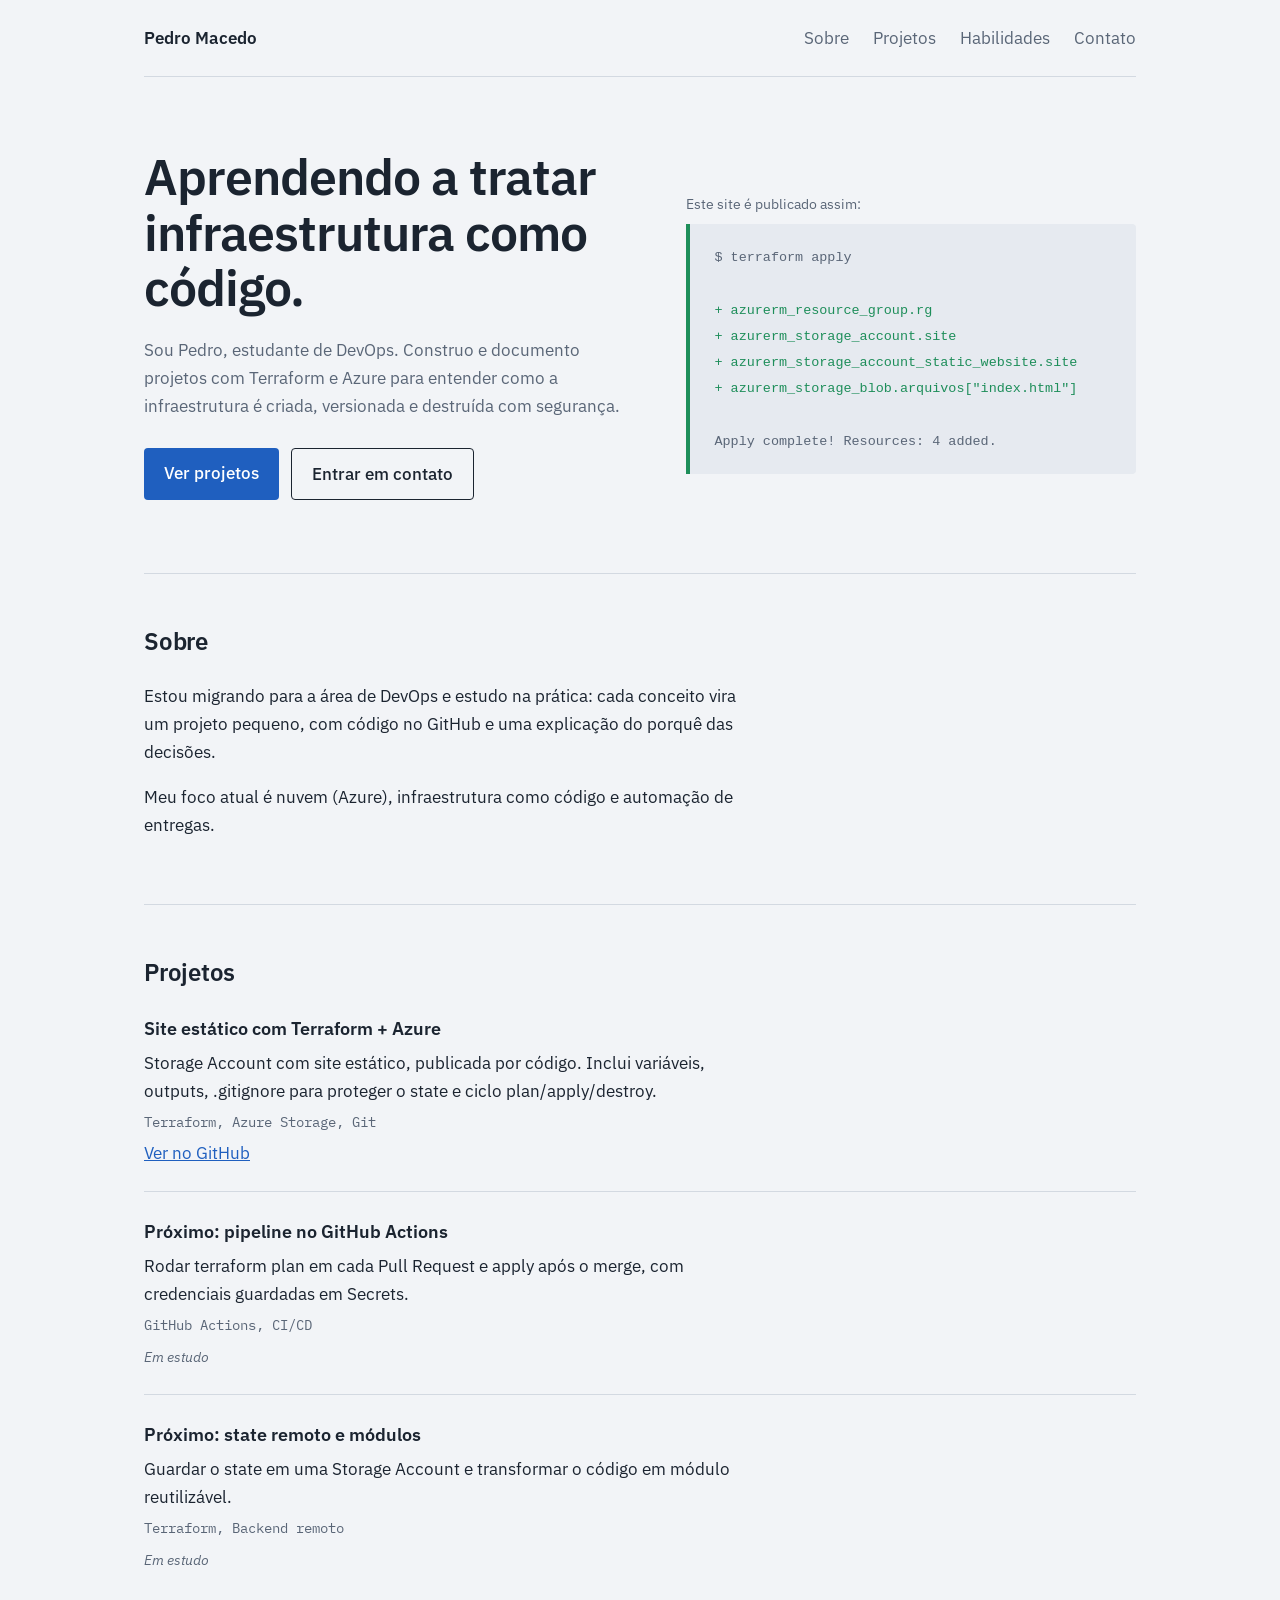
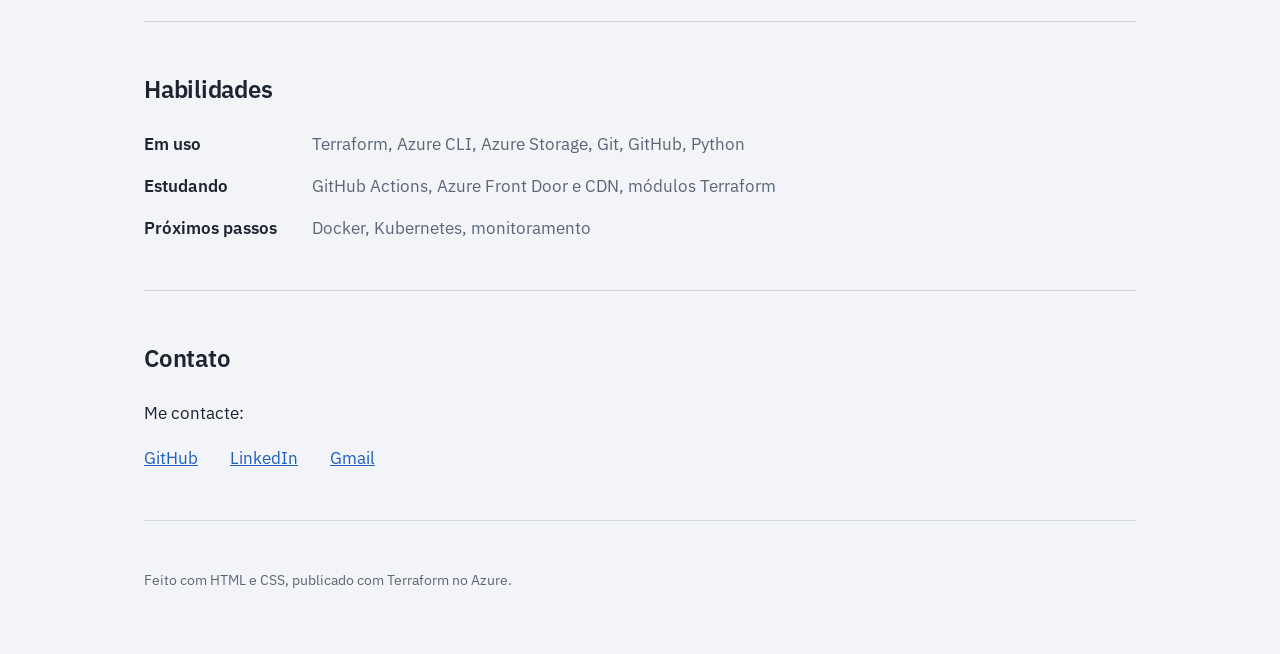
<file: site/index.html>
<!DOCTYPE html>
<html lang="pt-BR">
<head>
  <meta charset="UTF-8">
  <meta name="viewport" content="width=device-width, initial-scale=1">
  <title>Pedro Macedo | Portfólio</title>
  <meta name="description" content="Portfólio de estudos em DevOps: Terraform, Azure e automação.">
  <link rel="preconnect" href="https://fonts.googleapis.com">
  <link rel="preconnect" href="https://fonts.gstatic.com" crossorigin>
  <link href="https://fonts.googleapis.com/css2?family=IBM+Plex+Mono:wght@400;500&family=IBM+Plex+Sans:wght@400;500;600&display=swap" rel="stylesheet">
  <link rel="stylesheet" href="style.css">
</head>
<body>
  <header class="topo">
    <a class="marca" href="#inicio">Pedro Macedo</a>
    <nav aria-label="Principal">
      <a href="#sobre">Sobre</a>
      <a href="#projetos">Projetos</a>
      <a href="#habilidades">Habilidades</a>
      <a href="#contato">Contato</a>
    </nav>
  </header>

  <main>
    <section class="hero" id="inicio">
      <div class="hero-texto">
        <h1>Aprendendo a tratar infraestrutura como código.</h1>
        <p>Sou Pedro, estudante de DevOps. Construo e documento projetos com Terraform e Azure para entender como a infraestrutura é criada, versionada e destruída com segurança.</p>
        <p class="acoes">
          <a class="botao" href="#projetos">Ver projetos</a>
          <a class="botao-sec" href="#contato">Entrar em contato</a>
        </p>
      </div>

      <figure class="plan">
        <figcaption>Este site é publicado assim:</figcaption>
<pre><code><span class="mut">$ terraform apply</span>

<span class="add">+ azurerm_resource_group.rg</span>
<span class="add">+ azurerm_storage_account.site</span>
<span class="add">+ azurerm_storage_account_static_website.site</span>
<span class="add">+ azurerm_storage_blob.arquivos["index.html"]</span>

<span class="mut">Apply complete! Resources: 4 added.</span></code></pre>
      </figure>
    </section>

    <section id="sobre">
      <h2>Sobre</h2>
      <p>Estou migrando para a área de DevOps e estudo na prática: cada conceito vira um projeto pequeno, com código no GitHub e uma explicação do porquê das decisões.</p>
      <p>Meu foco atual é nuvem (Azure), infraestrutura como código e automação de entregas.</p>
    </section>

    <section id="projetos">
      <h2>Projetos</h2>
      <ul class="lista">
        <li>
          <h3>Site estático com Terraform + Azure</h3>
          <p>Storage Account com site estático, publicada por código. Inclui variáveis, outputs, .gitignore para proteger o state e ciclo plan/apply/destroy.</p>
          <p class="tags">Terraform, Azure Storage, Git</p>
          <a href="https://github.com/PHMac20XX2/static">Ver no GitHub</a>
        </li>
        <li>
          <h3>Próximo: pipeline no GitHub Actions</h3>
          <p>Rodar terraform plan em cada Pull Request e apply após o merge, com credenciais guardadas em Secrets.</p>
          <p class="tags">GitHub Actions, CI/CD</p>
          <span class="status">Em estudo</span>
        </li>
        <li>
          <h3>Próximo: state remoto e módulos</h3>
          <p>Guardar o state em uma Storage Account e transformar o código em módulo reutilizável.</p>
          <p class="tags">Terraform, Backend remoto</p>
          <span class="status">Em estudo</span>
        </li>
      </ul>
    </section>

    <section id="habilidades">
      <h2>Habilidades</h2>
      <dl class="skills">
        <dt>Em uso</dt>
        <dd>Terraform, Azure CLI, Azure Storage, Git, GitHub, Python</dd>
        <dt>Estudando</dt>
        <dd>GitHub Actions, Azure Front Door e CDN, módulos Terraform</dd>
        <dt>Próximos passos</dt>
        <dd>Docker, Kubernetes, monitoramento</dd>
      </dl>
    </section>

    <section id="contato">
      <h2>Contato</h2>
      <p>Me contacte:</p>
      <ul class="contatos">
        <li><a href="https://github.com/PHMac20XX2">GitHub</a></li>
        <li><a href="https://br.linkedin.com/in/phmac20xx">LinkedIn</a></li>
        <li><a href="mailto:phmestudos@gmail.com">Gmail</a></li>
      </ul>
    </section>
  </main>

  <footer class="rodape">
    <p>Feito com HTML e CSS, publicado com Terraform no Azure.</p>
  </footer>
</body>
</html>
</file>
<file: site/style.css>
:root {
  --papel: #f2f4f7;
  --tinta: #1b2430;
  --suave: #5a6677;
  --azul: #1f5fbf;
  --verde: #1e8e5a;
  --linha: #d3d9e1;
  --bloco: #e6eaf0;
  --sans: "IBM Plex Sans", system-ui, -apple-system, "Segoe UI", sans-serif;
  --mono: "IBM Plex Mono", ui-monospace, Consolas, monospace;
}

* { box-sizing: border-box; }

html { scroll-behavior: smooth; }

body {
  margin: 0;
  background: var(--papel);
  color: var(--tinta);
  font: 400 1.0625rem/1.65 var(--sans);
}

a { color: var(--azul); }
a:focus-visible { outline: 3px solid var(--azul); outline-offset: 3px; }

.topo, main, .rodape {
  width: min(100% - 2.5rem, 62rem);
  margin-inline: auto;
}

.topo {
  display: flex;
  flex-wrap: wrap;
  justify-content: space-between;
  align-items: center;
  gap: 0.75rem 2rem;
  padding: 1.5rem 0;
  border-bottom: 1px solid var(--linha);
}

.marca { font-weight: 600; color: var(--tinta); text-decoration: none; }

.topo nav { display: flex; flex-wrap: wrap; gap: 0.25rem 1.5rem; }
.topo nav a { color: var(--suave); text-decoration: none; }
.topo nav a:hover { color: var(--tinta); text-decoration: underline; }

/* Hero */
.hero {
  display: grid;
  grid-template-columns: 1.1fr 1fr;
  gap: 3rem;
  align-items: center;
  padding: 4.5rem 0 3.5rem;
}

h1 {
  margin: 0 0 1.25rem;
  font-size: clamp(2rem, 4.5vw, 3.1rem);
  line-height: 1.12;
  font-weight: 600;
  letter-spacing: -0.02em;
  max-width: 18ch;
}

.hero-texto p { max-width: 52ch; color: var(--suave); }

.acoes { display: flex; flex-wrap: wrap; gap: 0.75rem; margin-top: 1.75rem; }

.botao, .botao-sec {
  padding: 0.7rem 1.25rem;
  border-radius: 4px;
  font-weight: 500;
  text-decoration: none;
}
.botao { background: var(--azul); color: #fff; }
.botao:hover { background: #174a95; }
.botao-sec { border: 1px solid var(--tinta); color: var(--tinta); }
.botao-sec:hover { background: var(--bloco); }

/* Bloco de código: o elemento memorável */
.plan { margin: 0; }
.plan figcaption { margin-bottom: 0.5rem; font-size: 0.9rem; color: var(--suave); }
.plan pre {
  margin: 0;
  padding: 1.25rem 1.5rem;
  background: var(--bloco);
  border-left: 4px solid var(--verde);
  border-radius: 0 4px 4px 0;
  overflow-x: auto;
  font: 400 0.84rem/1.8 var(--mono);
}
.add { color: var(--verde); font-weight: 500; }
.mut { color: var(--suave); }

/* Seções */
section { padding: 3rem 0; border-top: 1px solid var(--linha); }
.hero { border-top: 0; }

h2 { margin: 0 0 1.25rem; font-size: 1.5rem; font-weight: 600; letter-spacing: -0.01em; }
h3 { margin: 0 0 0.35rem; font-size: 1.15rem; font-weight: 600; }
section p { max-width: 62ch; }

/* Projetos */
.lista { list-style: none; margin: 0; padding: 0; }
.lista li { padding: 1.5rem 0; border-bottom: 1px solid var(--linha); }
.lista li:first-child { padding-top: 0; }
.lista li:last-child { border-bottom: 0; padding-bottom: 0; }
.lista p { margin: 0 0 0.5rem; }
.tags { font: 400 0.85rem var(--mono); color: var(--suave); }
.status { font-size: 0.9rem; color: var(--suave); font-style: italic; }

/* Habilidades */
.skills { display: grid; grid-template-columns: 9rem 1fr; gap: 0.9rem 1.5rem; margin: 0; }
.skills dt { font-weight: 600; }
.skills dd { margin: 0; color: var(--suave); }

/* Contato */
.contatos { list-style: none; margin: 0; padding: 0; display: flex; flex-wrap: wrap; gap: 0.5rem 2rem; }

.rodape { padding: 2rem 0 3rem; border-top: 1px solid var(--linha); color: var(--suave); font-size: 0.9rem; }

/* Página 404 */
.erro { padding: 6rem 0; }
.erro .codigo { font: 500 1rem var(--mono); color: var(--suave); }

@media (max-width: 760px) {
  .hero { grid-template-columns: 1fr; gap: 2rem; padding-top: 3rem; }
  .skills { grid-template-columns: 1fr; gap: 0.15rem; }
  .skills dd { margin-bottom: 0.9rem; }
}

@media (prefers-reduced-motion: reduce) {
  html { scroll-behavior: auto; }
}
</file>
